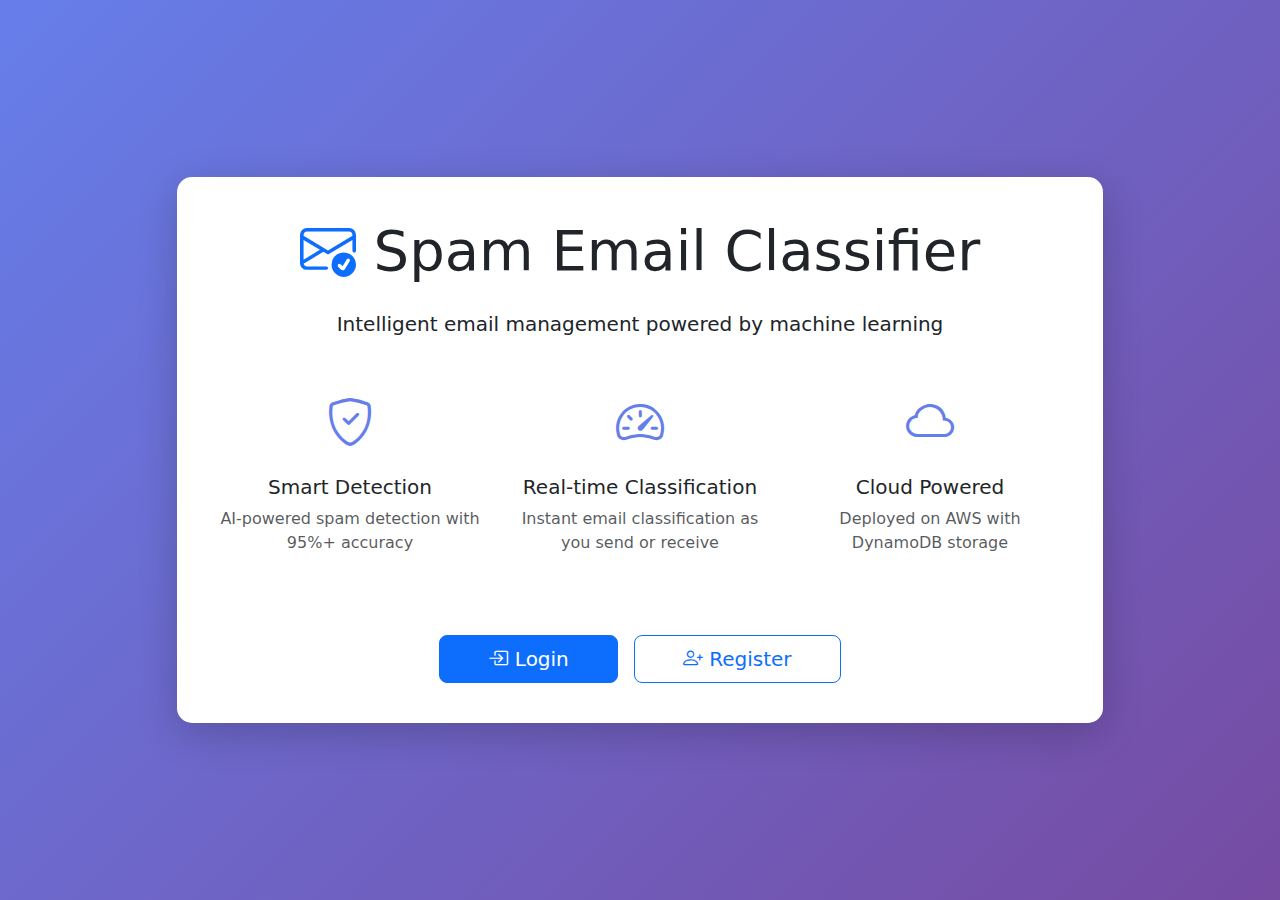
<file: frontend/templates/index.html>
<!DOCTYPE html>
<html lang="en">
<head>
    <meta charset="UTF-8">
    <meta name="viewport" content="width=device-width, initial-scale=1.0">
    <title>Spam Email Classifier - Home</title>
    <link href="https://cdn.jsdelivr.net/npm/bootstrap@5.3.0/dist/css/bootstrap.min.css" rel="stylesheet">
    <link rel="stylesheet" href="https://cdn.jsdelivr.net/npm/bootstrap-icons@1.10.0/font/bootstrap-icons.css">
    <style>
        body {
            background: linear-gradient(135deg, #667eea 0%, #764ba2 100%);
            min-height: 100vh;
            display: flex;
            align-items: center;
            justify-content: center;
        }
        .hero-card {
            background: white;
            border-radius: 15px;
            box-shadow: 0 10px 40px rgba(0,0,0,0.2);
            padding: 40px;
        }
        .feature-icon {
            font-size: 3rem;
            color: #667eea;
        }
    </style>
</head>
<body>
    <div class="container">
        <div class="row justify-content-center">
            <div class="col-md-10">
                <div class="hero-card text-center">
                    <h1 class="display-4 mb-4">
                        <i class="bi bi-envelope-check text-primary"></i>
                        Spam Email Classifier
                    </h1>
                    <p class="lead mb-4">
                        Intelligent email management powered by machine learning
                    </p>
                    
                    <div class="row my-5">
                        <div class="col-md-4 mb-3">
                            <i class="bi bi-shield-check feature-icon"></i>
                            <h5 class="mt-3">Smart Detection</h5>
                            <p class="text-muted">AI-powered spam detection with 95%+ accuracy</p>
                        </div>
                        <div class="col-md-4 mb-3">
                            <i class="bi bi-speedometer2 feature-icon"></i>
                            <h5 class="mt-3">Real-time Classification</h5>
                            <p class="text-muted">Instant email classification as you send or receive</p>
                        </div>
                        <div class="col-md-4 mb-3">
                            <i class="bi bi-cloud feature-icon"></i>
                            <h5 class="mt-3">Cloud Powered</h5>
                            <p class="text-muted">Deployed on AWS with DynamoDB storage</p>
                        </div>
                    </div>

                    <div class="d-grid gap-3 d-md-flex justify-content-md-center">
                        <a href="/login" class="btn btn-primary btn-lg px-5">
                            <i class="bi bi-box-arrow-in-right"></i> Login
                        </a>
                        <a href="/register" class="btn btn-outline-primary btn-lg px-5">
                            <i class="bi bi-person-plus"></i> Register
                        </a>
                    </div>
                </div>
            </div>
        </div>
    </div>

    <script src="https://cdn.jsdelivr.net/npm/bootstrap@5.3.0/dist/js/bootstrap.bundle.min.js"></script>
</body>
</html>
</file>
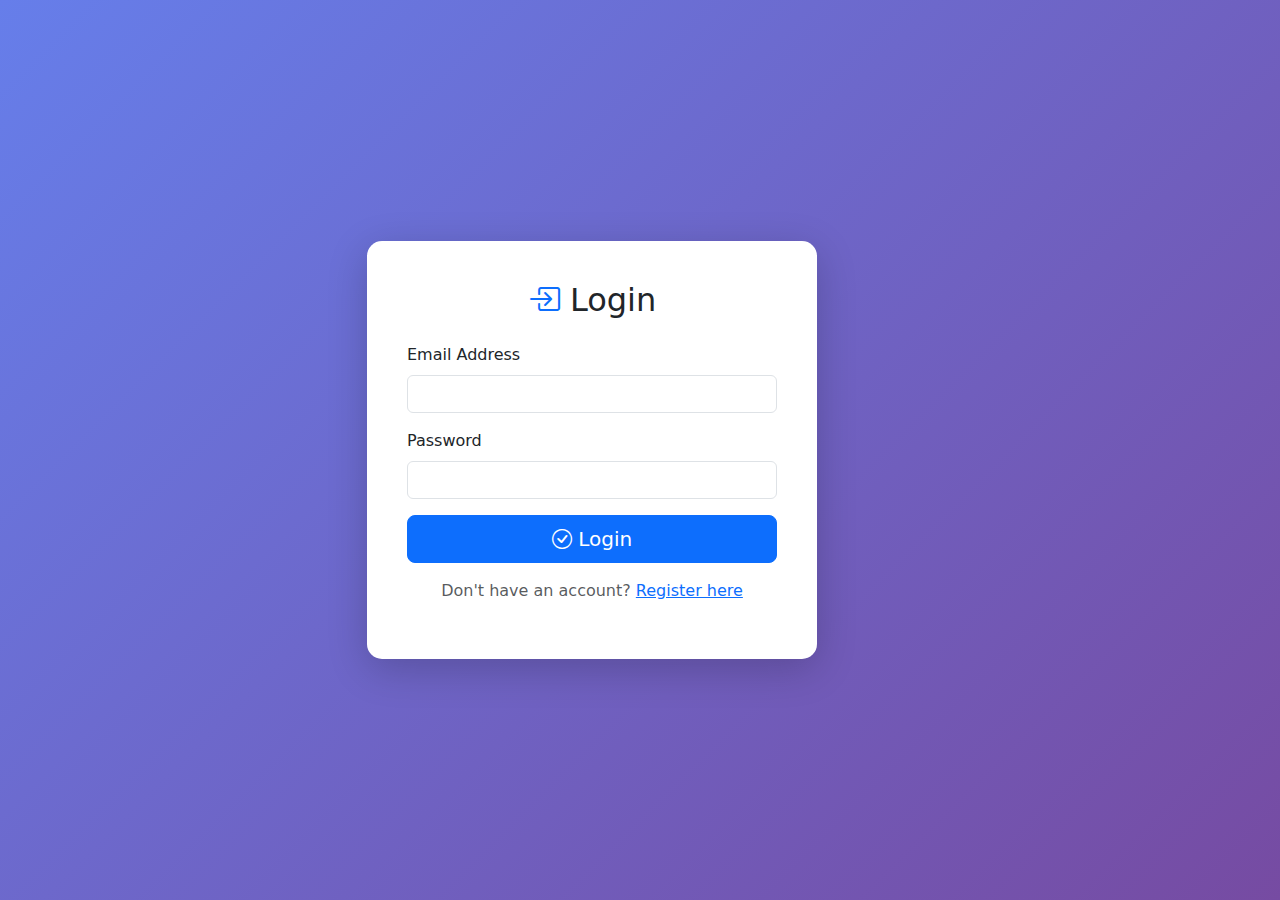
<file: frontend/templates/login.html>
<!DOCTYPE html>
<html lang="en">
<head>
    <meta charset="UTF-8">
    <meta name="viewport" content="width=device-width, initial-scale=1.0">
    <title>Login - Spam Email Classifier</title>
    <link href="https://cdn.jsdelivr.net/npm/bootstrap@5.3.0/dist/css/bootstrap.min.css" rel="stylesheet">
    <link rel="stylesheet" href="https://cdn.jsdelivr.net/npm/bootstrap-icons@1.10.0/font/bootstrap-icons.css">
    <style>
        body {
            background: linear-gradient(135deg, #667eea 0%, #764ba2 100%);
            min-height: 100vh;
            display: flex;
            align-items: center;
            justify-content: center;
        }
        .login-card {
            background: white;
            border-radius: 15px;
            box-shadow: 0 10px 40px rgba(0,0,0,0.2);
            padding: 40px;
            max-width: 450px;
            width: 100%;
        }
    </style>
</head>
<body>
    <div class="container">
        <div class="row justify-content-center">
            <div class="col-md-6">
                <div class="login-card">
                    <h2 class="text-center mb-4">
                        <i class="bi bi-box-arrow-in-right text-primary"></i>
                        Login
                    </h2>
                    
                    <div id="alertContainer"></div>

                    <form id="loginForm">
                        <div class="mb-3">
                            <label for="email" class="form-label">Email Address</label>
                            <input type="email" class="form-control" id="email" required>
                        </div>
                        <div class="mb-3">
                            <label for="password" class="form-label">Password</label>
                            <input type="password" class="form-control" id="password" required>
                        </div>
                        <div class="d-grid">
                            <button type="submit" class="btn btn-primary btn-lg">
                                <i class="bi bi-check-circle"></i> Login
                            </button>
                        </div>
                    </form>

                    <div class="text-center mt-3">
                        <p class="text-muted">
                            Don't have an account? 
                            <a href="/register">Register here</a>
                        </p>
                    </div>
                </div>
            </div>
        </div>
    </div>

    <script src="https://cdn.jsdelivr.net/npm/bootstrap@5.3.0/dist/js/bootstrap.bundle.min.js"></script>
    <script>
        const API_URL = window.location.origin + '/api';

        document.getElementById('loginForm').addEventListener('submit', async (e) => {
            e.preventDefault();
            
            const email = document.getElementById('email').value;
            const password = document.getElementById('password').value;

            // Clear previous alerts
            document.getElementById('alertContainer').innerHTML = '';

            try {
                const response = await fetch(`${API_URL}/login`, {
                    method: 'POST',
                    headers: {
                        'Content-Type': 'application/json',
                    },
                    body: JSON.stringify({ email, password })
                });

                const data = await response.json();

                if (response.ok) {
                    // Store user info
                    localStorage.setItem('user_id', data.user_id);
                    localStorage.setItem('user_email', data.email);
                    
                    showAlert('Login successful! Redirecting...', 'success');
                    setTimeout(() => {
                        window.location.href = '/inbox';
                    }, 1500);
                } else {
                    showAlert(data.error || 'Login failed', 'danger');
                }
            } catch (error) {
                showAlert('Network error. Please try again.', 'danger');
            }
        });

        function showAlert(message, type) {
            const alert = `
                <div class="alert alert-${type} alert-dismissible fade show" role="alert">
                    ${message}
                    <button type="button" class="btn-close" data-bs-dismiss="alert"></button>
                </div>
            `;
            document.getElementById('alertContainer').innerHTML = alert;
        }
    </script>
</body>
</html>
</file>
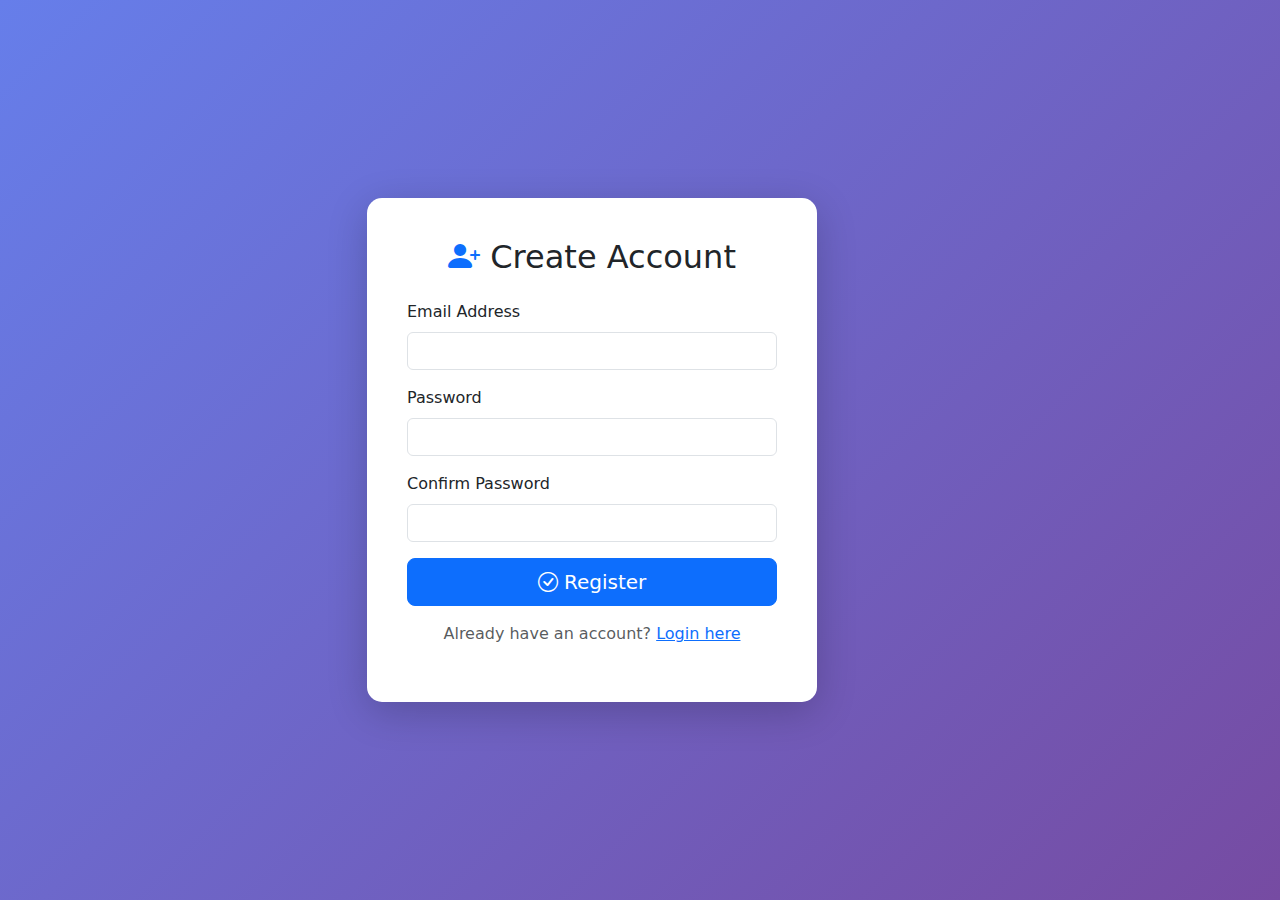
<file: frontend/templates/register.html>
<!DOCTYPE html>
<html lang="en">
<head>
    <meta charset="UTF-8">
    <meta name="viewport" content="width=device-width, initial-scale=1.0">
    <title>Register - Spam Email Classifier</title>
    <link href="https://cdn.jsdelivr.net/npm/bootstrap@5.3.0/dist/css/bootstrap.min.css" rel="stylesheet">
    <link rel="stylesheet" href="https://cdn.jsdelivr.net/npm/bootstrap-icons@1.10.0/font/bootstrap-icons.css">
    <style>
        body {
            background: linear-gradient(135deg, #667eea 0%, #764ba2 100%);
            min-height: 100vh;
            display: flex;
            align-items: center;
            justify-content: center;
        }
        .register-card {
            background: white;
            border-radius: 15px;
            box-shadow: 0 10px 40px rgba(0,0,0,0.2);
            padding: 40px;
            max-width: 450px;
            width: 100%;
        }
    </style>
</head>
<body>
    <div class="container">
        <div class="row justify-content-center">
            <div class="col-md-6">
                <div class="register-card">
                    <h2 class="text-center mb-4">
                        <i class="bi bi-person-plus-fill text-primary"></i>
                        Create Account
                    </h2>
                    
                    <div id="alertContainer"></div>

                    <form id="registerForm">
                        <div class="mb-3">
                            <label for="email" class="form-label">Email Address</label>
                            <input type="email" class="form-control" id="email" required>
                        </div>
                        <div class="mb-3">
                            <label for="password" class="form-label">Password</label>
                            <input type="password" class="form-control" id="password" required>
                        </div>
                        <div class="mb-3">
                            <label for="confirmPassword" class="form-label">Confirm Password</label>
                            <input type="password" class="form-control" id="confirmPassword" required>
                        </div>
                        <div class="d-grid">
                            <button type="submit" class="btn btn-primary btn-lg">
                                <i class="bi bi-check-circle"></i> Register
                            </button>
                        </div>
                    </form>

                    <div class="text-center mt-3">
                        <p class="text-muted">
                            Already have an account? 
                            <a href="/login">Login here</a>
                        </p>
                    </div>
                </div>
            </div>
        </div>
    </div>

    <script src="https://cdn.jsdelivr.net/npm/bootstrap@5.3.0/dist/js/bootstrap.bundle.min.js"></script>
    <script>
        const API_URL = window.location.origin + '/api';

        document.getElementById('registerForm').addEventListener('submit', async (e) => {
            e.preventDefault();
            
            const email = document.getElementById('email').value;
            const password = document.getElementById('password').value;
            const confirmPassword = document.getElementById('confirmPassword').value;

            // Clear previous alerts
            document.getElementById('alertContainer').innerHTML = '';

            // Validate passwords match
            if (password !== confirmPassword) {
                showAlert('Passwords do not match', 'danger');
                return;
            }

            try {
                const response = await fetch(`${API_URL}/register`, {
                    method: 'POST',
                    headers: {
                        'Content-Type': 'application/json',
                    },
                    body: JSON.stringify({ email, password })
                });

                const data = await response.json();

                if (response.ok) {
                    // Store user info
                    localStorage.setItem('user_id', data.user_id);
                    localStorage.setItem('user_email', data.email);
                    
                    showAlert('Registration successful! Redirecting...', 'success');
                    setTimeout(() => {
                        window.location.href = '/inbox';
                    }, 1200);
                } else {
                    showAlert(data.error || 'Registration failed', 'danger');
                }
            } catch (error) {
                showAlert('Network error. Please try again.', 'danger');
            }
        });

        function showAlert(message, type) {
            const alert = `
                <div class="alert alert-${type} alert-dismissible fade show" role="alert">
                    ${message}
                    <button type="button" class="btn-close" data-bs-dismiss="alert"></button>
                </div>
            `;
            document.getElementById('alertContainer').innerHTML = alert;
        }
    </script>
</body>
</html>
</file>
